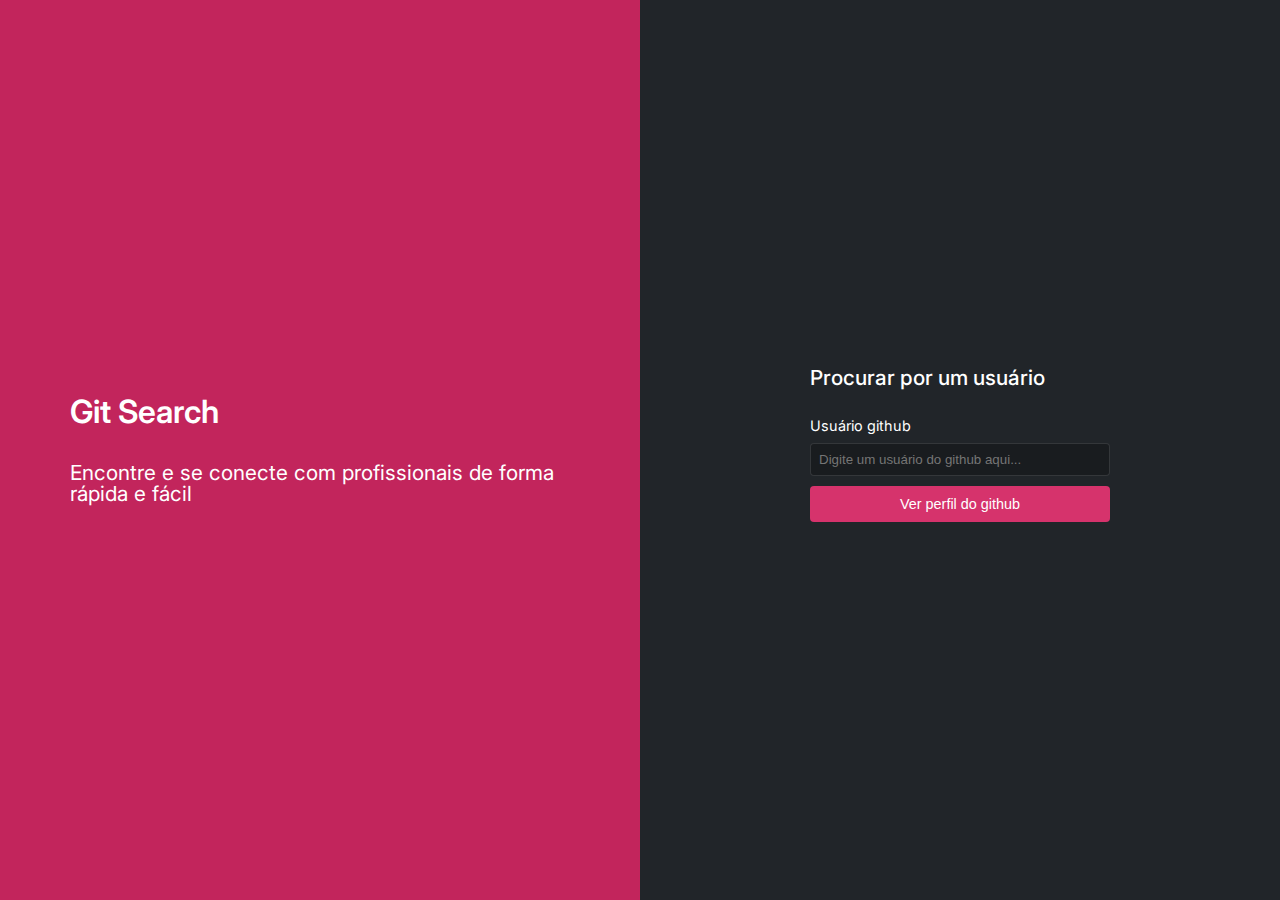
<file: index.html>
<!DOCTYPE html>
<html lang="en">
  <head>
    <meta charset="UTF-8" />
    <meta http-equiv="X-UA-Compatible" content="IE=edge" />
    <meta name="viewport" content="width=device-width, initial-scale=1.0" />

    <!-- FONTES -->
    <link rel="preconnect" href="https://fonts.googleapis.com" />
    <link rel="preconnect" href="https://fonts.gstatic.com" crossorigin />
    <link
      href="https://fonts.googleapis.com/css2?family=Inter:wght@100;200;300;400;500;600;700;800;900&display=swap"
      rel="stylesheet" />

    <!-- CSS -->
    <link rel="stylesheet" href="./src/styles/reset.css" />
    <link rel="stylesheet" href="./src/styles/globalStyles.css" />
    <link rel="stylesheet" href="./src/styles/main.css" />
    <link rel="stylesheet" href="./src/styles/section.css" />
    <link rel="stylesheet" href="./src/styles/button.css" />

    <title>Git Search</title>
  </head>
  <body>
    <main class="index">
      <section class="index__section-first">
        <div class="index__div">
          <h3>Git Search</h3>
          <p>Encontre e se conecte com profissionais de forma rápida e fácil</p>
        </div>
      </section>
      <section class="index__section-second">
        <form>
          <h4>Procurar por um usuário</h4>
          <p>Usuário github</p>
          <input
            class="index__input"
            type="text"
            placeholder="Digite um usuário do github aqui..." />
          <button type="button" class="index__button">
            Ver perfil do github
          </button>
          <section id="spinner"></section>
        </form>
      </section>
    </main>
  </body>
  <script type="module" src="./src/scripts/index.js"></script>
</html>
</file>
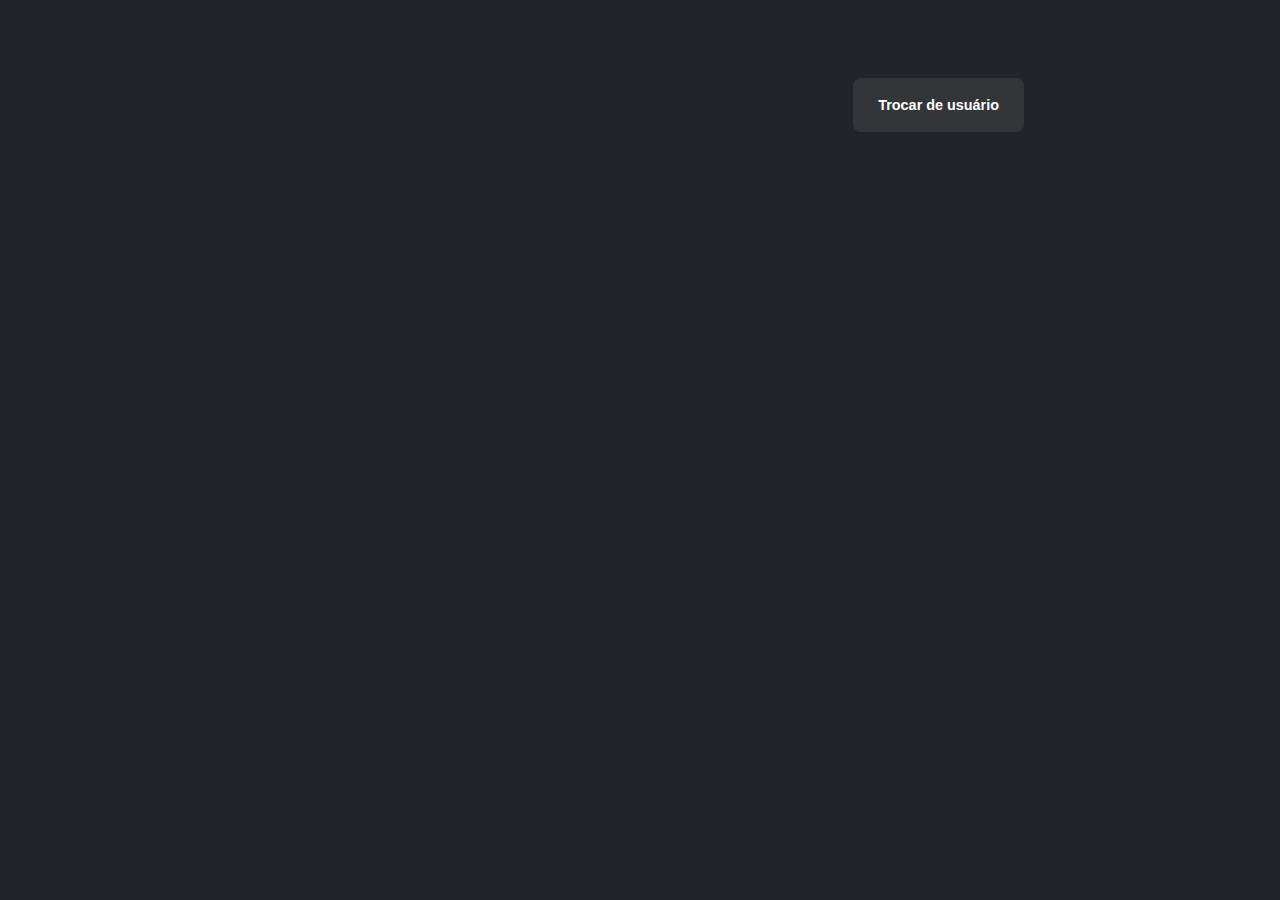
<file: src/pages/profile.html>
<!DOCTYPE html>
<html lang="en">

<head>
  <meta charset="UTF-8" />
  <meta http-equiv="X-UA-Compatible" content="IE=edge" />
  <meta name="viewport" content="width=device-width, initial-scale=1.0" />

  <!-- FONTES -->
  <link rel="preconnect" href="https://fonts.googleapis.com" />
  <link rel="preconnect" href="https://fonts.gstatic.com" crossorigin />
  <link href="https://fonts.googleapis.com/css2?family=Inter:wght@100;200;300;400;500;600;700;800;900&display=swap" rel="stylesheet" />

  <!-- CSS -->
  <link rel="stylesheet" href="../styles/reset.css" />
  <link rel="stylesheet" href="../styles/globalStyles.css" />
  <link rel="stylesheet" href="../styles/header.css" />
  <link rel="stylesheet" href="../styles/main.css" />
  <link rel="stylesheet" href="../styles/section.css" />
  <link rel="stylesheet" href="../styles/button.css" />
  <link rel="stylesheet" href="../styles/ul.css" />
  <link rel="stylesheet" href="../styles/a.css" />

  <title>Git Search - User Profile</title>
</head>

<body class="profile__body">
  <header class="profile__header">
    <div class="profile_div">

    </div>
    <button class="profile__button-return">Trocar de usuário</button>
  </header>
  <main class="profile__main">
    <ul class="profile__ul">
      
       
    </ul>
  </main>
</body>
<script type="module" src="../scripts/profile.js"></script>

</html>
</file>
<file: src/styles/globalStyles.css>
:root {
  --color-brand-1: #c2255c;
  --color-brand-2: #d6336c;
  --color-grey-1: #191c1f;
  --color-grey-2: #212529;
  --color-grey-3: #33363a;
  --color-grey-4: #373b3e;
  --color-grey-6: #a6a8a9;
  --color-grey-7: #ffffff;
  --color-alert: #c22554;
  --font-primary: "Inter", sans-serif;
  font-family: var(--font-primary);
  line-height: 150%;
}

body {
  min-width: 100dvw;
  min-height: 100dvh;
}

.profile__body {
  display: flex;
  flex-direction: column;
  align-items: center;
  background-color: var(--color-grey-2);
}
</file>
<file: src/styles/main.css>
.index,
.error {
  display: flex;
  flex-direction: column;
  min-width: 100dvw;
  min-height: 100dvh;
}
.index__input{
  color: var(--color-grey-7);
}
.error {
  background-color: var(--color-grey-2);
}

.profile__main {
  width: 80%;
}

.spinner--active{
  margin-top: 2rem;
  margin-left: 8rem;
  height: 50px;
  width: 50px;
 border-top: 2px solid var(--color-alert);
 border-radius: 50%;
 animation: spin 1s linear infinite;
}

@keyframes spin{
  0%{
    transform: rotate(0deg);
  }
  100%{
    transform: rotate(360deg);
  }
}

@media (min-width: 768px) {
  .index,
  .error {
    flex-direction: row;
  }
}
</file>
<file: src/styles/section.css>
.index__section-first,
.index__section-second,
.error__section-first,
.error__section-second {
  display: flex;
  justify-content: center;
  padding: 0 2rem;
  height: 50dvh;
}

.index__section-first {
  background-color: var(--color-brand-1);
}

.index__div,
.error__div-first {
  display: flex;
  flex-direction: column;
  justify-content: center;
  gap: 35px;
  max-width: 500px;
  width: 100%;
}

.index__section-first h3 {
  font-size: 2rem;
  font-weight: 600;
  color: var(--color-grey-7);
}

.index__section-first p,
.error__section-first p {
  font-size: 1.3rem;
  font-weight: 400;
  color: var(--color-grey-7);
}

.index__section-second {
  background-color: var(--color-grey-2);
}

.index__section-second form {
  display: flex;
  flex-direction: column;
  justify-content: center;
  max-width: 300px;
  width: 100%;
  gap: 10px;
}

.index__section-second form h4 {
  font-size: 1.3rem;
  font-weight: 500;
  color: var(--color-grey-7);
  margin-bottom: 20px;
}

.index__section-second form p {
  font-size: 0.9rem;
  font-family: 500;
  color: var(--color-grey-7);
}

.index__section-second form input {
  background-color: var(--color-grey-1);
  border: 1px solid rgba(255, 255, 255, 0.12);
  border-radius: 4px;
  padding: 8px;
}

.error__section-first h3 {
  font-size: 2.4rem;
  font-weight: 700;
  line-height: 50px;
  color: var(--color-grey-7);
}

@media (min-width: 768px) {
  .index__section-first,
  .index__section-second,
  .error__section-first,
  .error__section-second {
    height: 100svh;
    width: 100svw;
  }
}
</file>
<file: src/styles/button.css>
.index__section-second form button,
.error__section-first button {
  background-color: var(--color-brand-2);
  font-size: 0.9rem;
  border-radius: 4px;
  padding: 10px;
  border: none;
  color: var(--color-grey-7);
  cursor: pointer;
}

.error__section-first button {
  padding: 20px;
  font-size: 1.1rem;
}

.index__section-second form button:hover,
.error__section-first button:hover {
  background-color: var(--color-brand-1);
}

.profile__header button {
  font-size: 0.9rem;
  font-weight: 600;
  padding: 19px 25px;
  border-radius: 8px;
  width: 100%;
  max-width: 300px;
  border: none;
  background: rgba(255, 255, 255, 0.08);
  color: var(--color-grey-7);
  cursor: pointer;
}

.profile__header button:hover {
  background: var(--color-grey-1);
}

@media (min-width: 768px) {
  .profile__header button {
    width: auto;
  }
}
</file>
<file: src/styles/header.css>
.profile__header {
  display: flex;
  flex-direction: column;
  width: 60%;
  height: 210px;
  gap: 20px;
  margin: 0 auto;
  align-items: center;
  justify-content: center;
}

.profile_div {
  display: flex;
  align-items: center;
  justify-content: center;
  gap: 20px;
}
.profile__img{
  height: 80px;
  width: 80px;
  border-radius: 50%;
  border: 4px solid var(--color-alert);
}
.profile__name {
  font-size: 1.6rem;
  font-weight: 700;
  line-height: 29px;
  color: var(--color-grey-7);
}

@media (min-width: 768px) {
  .profile__header {
    flex-direction: row;
    justify-content: space-between;
  }
}
</file>
<file: src/styles/ul.css>
.profile__ul {
  display: flex;
  justify-content: center;
  gap: 20px;
  width: 80%;
  margin: 0 auto;
  flex-wrap: wrap;
}

.profile__ul li {
  display: flex;
  flex-direction: column;
  gap: 20px;
  padding: 35px;
  border: 2px solid rgba(255, 255, 255, 0.6);
  border-radius: 8px;
  max-width: 360px;
}
.profile__ul li h4 {
  font-size: 1.2rem;
  font-weight: 500;
  line-height: 24px;
  color: var(--color-grey-7);
}

.profile__ul li p {
  font-size: 0.9rem;
  font-weight: 400;
  line-height: 150%;
  color: rgba(255, 255, 255, 0.6);
  overflow: hidden;
  text-overflow: ellipsis;
  display: -webkit-box;
  -webkit-line-clamp: 3;
  -webkit-box-orient: vertical;
}

@media (min-width: 768px) {
  .profile__ul {
    align-items: flex-start;
    justify-content: space-between;
  }
}
</file>
<file: src/styles/a.css>
.profile__ul li a {
  width: 35%;
  min-width: 100px;
  border-radius: 4px;
  border: 1px solid var(--color-brand-2);
  background-color: var(--color-brand-2);
  color: var(--color-grey-7);
  padding: 8px;
  cursor: pointer;
  text-align: center;
  text-decoration: none;
}

.profile__ul li a:hover {
  background-color: var(--color-brand-1);
}
</file>
